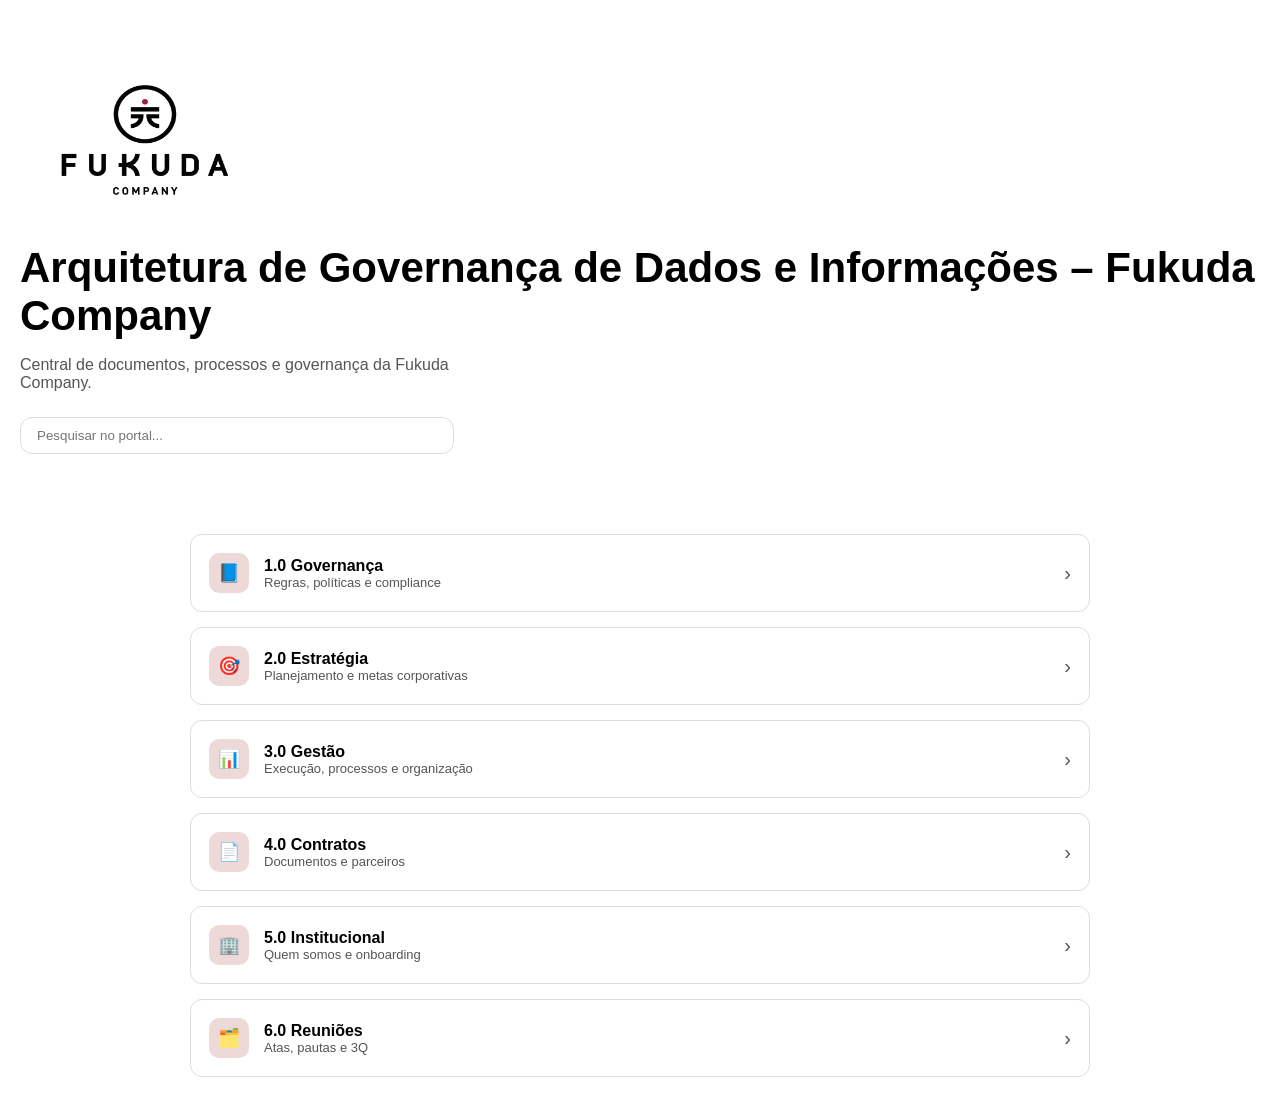
<file: Projeto Google Site Fukuda/1index.html>
<!DOCTYPE html>
<html lang="pt-br">
<head>
<meta charset="UTF-8">
<link rel="stylesheet" href="styles.css"> 

</head>
<body>
<!-- HERO -->
<div class="hero">
    <img src="Imagens/fukuda_logo_vertical (3).png" width="250" height="200">
    <h1>Arquitetura de Governança de Dados e Informações – Fukuda Company</h1>
    <p>Central de documentos, processos e governança da Fukuda Company.</p>
    <div class="search-box">
        <input class="search-input" placeholder="Pesquisar no portal...">
    </div>
</div>

<!-- MENU PRINCIPAL -->
<div class="container">
    <a href="https://sites.google.com/fukuda.co/arquitetura-de-governana-de-da/1-0-governan%C3%A7a-regras-da-empresa" class="card">
        <div class="icon">📘</div>
        <div>
            <div class="label">1.0 Governança</div>
            <div class="desc">Regras, políticas e compliance</div>
        </div>
        <div class="arrow">›</div>
    </a>

    <a href="/estrategia" target="_parent" class="card">
        <div class="icon">🎯</div>
        <div>
            <div class="label">2.0 Estratégia</div>
            <div class="desc">Planejamento e metas corporativas</div>
        </div>
        <div class="arrow">›</div>
    </a>

    <a href="/gestao" target="_parent" class="card">
        <div class="icon">📊</div>
        <div>
            <div class="label">3.0 Gestão</div>
            <div class="desc">Execução, processos e organização</div>
        </div>
        <div class="arrow">›</div>
    </a>

    <a href="/contratos" target="_parent" class="card">
        <div class="icon">📄</div>
        <div>
            <div class="label">4.0 Contratos</div>
            <div class="desc">Documentos e parceiros</div>
        </div>
        <div class="arrow">›</div>
    </a>

    <a href="/institucional" target="_parent" class="card">
        <div class="icon">🏢</div>
        <div>
            <div class="label">5.0 Institucional</div>
            <div class="desc">Quem somos e onboarding</div>
        </div>
        <div class="arrow">›</div>
    </a>

    <a href="/reunioes" target="_parent" class="card">
        <div class="icon">🗂️</div>
        <div>
            <div class="label">6.0 Reuniões</div>
            <div class="desc">Atas, pautas e 3Q</div>
        </div>
        <div class="arrow">›</div>
    </a>

</div>

</body>
</html>
</file>
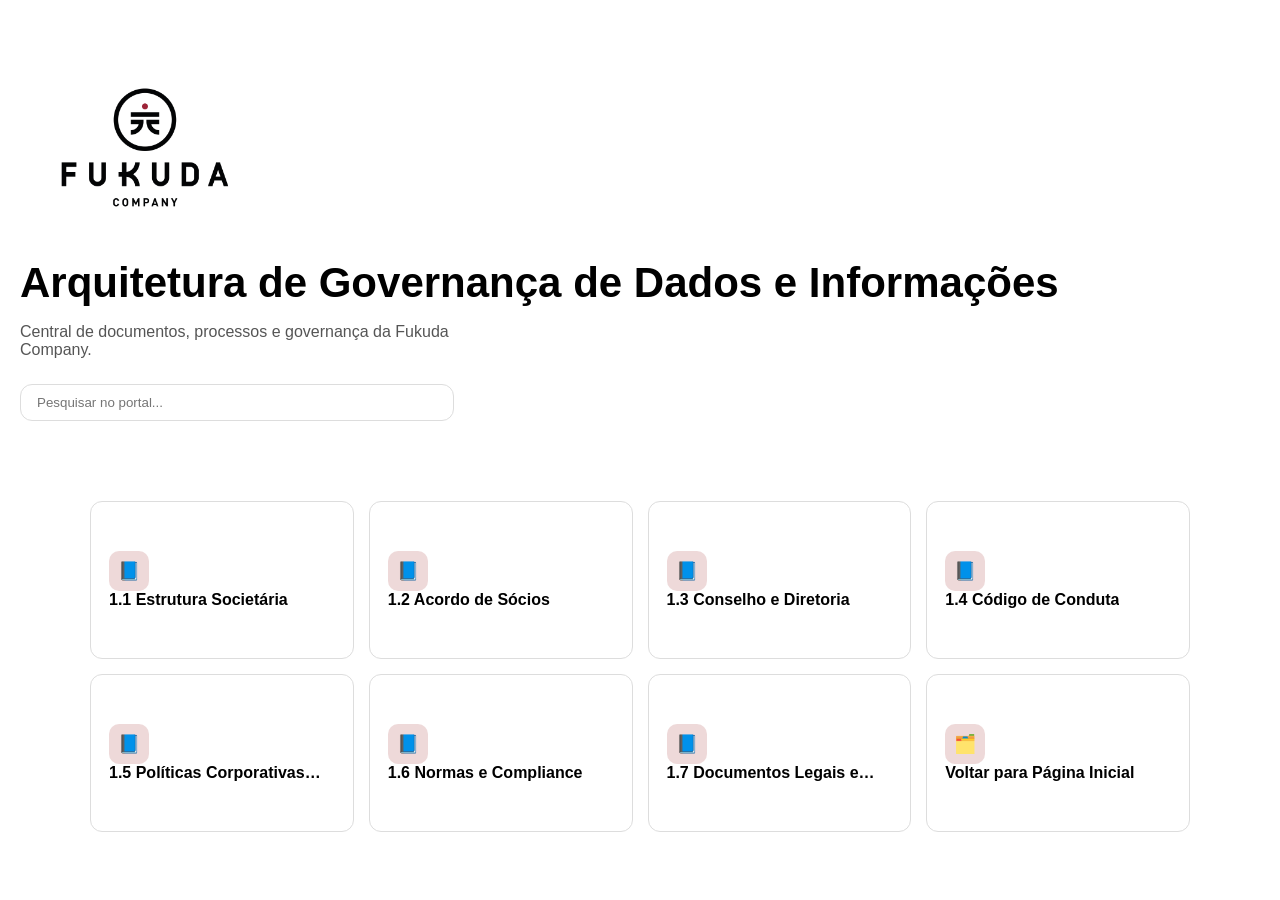
<file: Projeto Google Site Fukuda/Governanca.html>
<!DOCTYPE html>
<html lang="pt-br">
<head>
<meta charset="UTF-8">
<link rel="stylesheet" href="pastas.css">
</head>

<body>

<div class="hero">
    <img src="Imagens/fukuda_logo_vertical (3).png" width="250">
    <h1>Arquitetura de Governança de Dados e Informações</h1>
    <p>Central de documentos, processos e governança da Fukuda Company.</p>

    <div class="search-box">
        <input class="search-input" placeholder="Pesquisar no portal...">
    </div>
</div>

<div class="container">

    <a href="https://drive.google.com/drive/folders/1jD89vrjMtb--Xqs8Fw0kZ6EHyhyiB2V1?usp=drive_link" target="_blank" class="card">
        <div class="card-content">
            <div class="icon">📘</div>
            <div class="label">1.1 Estrutura Societária</div>
        </div>
    </a>

    <a href="https://drive.google.com/drive/folders/1vDWVZOPg5R3RenrjSHFntaUM0x7ow2fE?usp=drive_link" class="card">
        <div class="card-content">
            <div class="icon">📘</div>
            <div class="label">1.2 Acordo de Sócios</div>
        </div>
    </a>

    <a href="https://drive.google.com/drive/folders/1aojFma__L50s8bp_n91CSNyXCcfGKX_f?usp=drive_link" class="card">
        <div class="card-content">
            <div class="icon">📘</div>
            <div class="label">1.3 Conselho e Diretoria</div>
        </div>
    </a>

    <a href="https://drive.google.com/drive/folders/1WS3d78F2-SycLDh0Hp_cuGl2wXvXQcaE?usp=drive_link" class="card">
        <div class="card-content">
            <div class="icon">📘</div>
            <div class="label">1.4 Código de Conduta</div>
        </div>
    </a>

    <a href="https://drive.google.com/drive/folders/1ESH2TTdaCRhifGdeGBcCFydSZJAo1pUq?usp=drive_link" class="card">
        <div class="card-content">
            <div class="icon">📘</div>
            <div class="label">
                1.5 Políticas Corporativas (Principais - 80/20)
            </div>
        </div>
    </a>

    <a href="https://drive.google.com/drive/folders/1URz9ktnmslIu5YsoS4JkNzvb8jTC7huc?usp=drive_link" class="card">
        <div class="card-content">
            <div class="icon">📘</div>
            <div class="label">1.6 Normas e Compliance</div>
        </div>
    </a>

    <a href="https://drive.google.com/drive/folders/17hWHl1xGZbYPrFZnMCjf7SONmDf-xXzN?usp=drive_link" class="card">
        <div class="card-content">
            <div class="icon">📘</div>
            <div class="label">1.7 Documentos Legais e Regulatórios</div>
        </div>
    </a>

    <a href="https://sites.google.com/fukuda.co/arquitetura-de-governana-de-da/inicio?authuser=0" class="card">
        <div class="card-content">
            <div class="icon">🗂️</div>
            <div class="label">Voltar para Página Inicial</div>
        </div>
    </a>

</div>

</body>
</html>
</file>
<file: Projeto Google Site Fukuda/styles.css>
:root {
    --vermelho: #9B2335;
    --preto: #000000;
    --cinza: #ffffff;
    --branco: #ffffff;
    --texto-sec: #555555;
    --borda: #dddddd;
}

body {
    margin: 0;
    font-family: 'Segoe UI', Roboto, Arial, sans-serif;
    background: var(--branco);
    color: var(--preto);
}

/* HERO */
.hero {
    background: linear-gradient(rgba(255, 255, 255, 0.9), rgba(255, 255, 255, 0.9)),
                url('https://images.unsplash.com/photo-1509042239860-f550ce710b93');
    background-size: cover;
    background-position: center;
    padding: 40px 20px;
    margin-bottom: 40px
}

.hero h1 {
    font-size: 42px;
    margin: 0 0 10px;
    font-weight: 700;
}

.hero p {
    color: var(--texto-sec);
    max-width: 500px;
}

/* SEARCH */
.search-box {
    margin-top: 25px;
    max-width: 400px;
    position: relative;
}

.search-input {
    width: 100%;
    padding: 10px 16px;
    border-radius: 12px;
    border: 1px solid var(--borda);
    background: var(--branco);
    color: var(--preto);
    transition: 0.2s;
    outline: none;
}

.search-input:hover {
    border-color: var(--vermelho);
    transform: translateY(-3px);
}

.search-input:focus {
    border-color: var(--vermelho);
}

/* CONTAINER */
.container {
    max-width: 900px;
    margin: 0 auto 40px;
    padding: 0 20px;
    color: #ffffff;
}

/* CARD */
.card {
    background: var(--branco);
    border: 1px solid var(--borda);
    border-radius: 12px;
    padding: 18px;
    margin-bottom: 15px;
    display: flex;
    align-items: center;
    text-decoration: none;
    color: var(--preto);
    transition: 0.2s;
}

.card:hover {
    border-color: var(--vermelho);
    transform: translateY(-3px);
}

/* ICON */
.icon {
    width: 40px;
    height: 40px;
    border-radius: 10px;
    background: rgba(139,0,0,0.15);
    display: flex;
    align-items: center;
    justify-content: center;
    margin-right: 15px;
    color: var(--vermelho);
    font-size: 18px;
}

/* TEXT */
.label {
    font-weight: 600;
    color: var(--preto);
}

.desc {
    font-size: 13px;
    color: var(--texto-sec);
}

/* ARROW */
.arrow {
    margin-left: auto;
    color: var(--texto-sec);
    font-size: 20px;
}
</file>
<file: Projeto Google Site Fukuda/pastas.css>
:root {
    --vermelho: #9B2335;
    --preto: #000000;
    --cinza: #ffffff;
    --branco: #ffffff;
    --texto-sec: #555555;
    --borda: #dddddd;
}

body {
    margin: 0;
    font-family: 'Segoe UI', Roboto, Arial, sans-serif;
    background: var(--branco);
    color: var(--preto);
}

/* HERO */
.hero {
    background: linear-gradient(rgba(255, 255, 255, 0.9), rgba(255, 255, 255, 0.9)),
                url('https://images.unsplash.com/photo-1509042239860-f550ce710b93');
    background-size: cover;
    background-position: center;
    padding: 40px 20px;
    margin-bottom: 40px;
}

.hero h1 {
    font-size: 42px;
    margin: 0 0 10px;
    font-weight: 700;
}

.hero p {
    color: var(--texto-sec);
    max-width: 500px;
}

/* SEARCH */
.search-box {
    margin-top: 25px;
    max-width: 400px;
}

.search-input {
    width: 100%;
    padding: 10px 16px;
    border-radius: 12px;
    border: 1px solid var(--borda);
    background: var(--branco);
    color: var(--preto);
    transition: 0.2s;
    outline: none;
}

.search-input:hover {
    border-color: var(--vermelho);
    transform: translateY(-3px);
}

.search-input:focus {
    border-color: var(--vermelho);
}

/* CONTAINER */
.container {
    max-width: 1100px;
    margin: 0 auto 40px;
    padding: 0 20px;

    display: grid;
    grid-template-columns: repeat(auto-fill, minmax(220px, 1fr));
    gap: 15px;
}

/* CARD BASE */
.card {
    background: var(--branco);
    border: 1px solid var(--borda);
    border-radius: 12px;
    padding: 18px;
    margin-bottom: 0;
    height: 120px;
    display: flex;
    align-items: center;
    text-decoration: none;
    color: var(--preto);
    position: relative;
    overflow: hidden;
    transition: transform 0.25s ease, box-shadow 0.25s ease;
}

/* HOVER BASE */
.card:hover {
    transform: translateY(-4px);
    box-shadow: 0 10px 25px rgba(0,0,0,0.15);
    z-index: 10;
    border-color: var(--vermelho);
}

/* OVERLAY EXPANSÃO SUAVE */
.card::after {
    content: "";
    position: absolute;
    inset: 0;
    background: var(--branco);
    border-radius: 12px;
    opacity: 0;
    transform: scale(0.95);
    transition: opacity 0.25s ease, transform 0.25s ease;
    z-index: -1;
}

.card:hover::after {
    opacity: 1;
    transform: scale(1.03);
    box-shadow: 0 15px 35px rgba(0,0,0,0.2);
}

/* ICON */
.icon {
    width: 40px;
    height: 40px;
    border-radius: 10px;
    background: rgba(139,0,0,0.15);

    display: flex;
    align-items: center;
    justify-content: center;

    margin-right: 15px;
    color: var(--vermelho);
    font-size: 18px;

    transition: transform 0.25s ease;
}

.card:hover .icon {
    transform: scale(1.1);
}

/* TEXT */
.label {
    font-weight: 600;
    color: var(--preto);

    display: -webkit-box;
    -webkit-line-clamp: 1;
    -webkit-box-orient: vertical;
    overflow: hidden;

    transition: all 0.25s ease;
}

/* EXPANSÃO DO TEXTO */
.card:hover .label {
    -webkit-line-clamp: unset;
}

/* DESC */
.desc {
    font-size: 13px;
    color: var(--texto-sec);
}

/* ARROW */
.arrow {
    margin-left: auto;
    color: var(--texto-sec);
    font-size: 20px;

    transition: transform 0.25s ease;
}

.card:hover .arrow {
    transform: translateX(5px);
}
</file>
